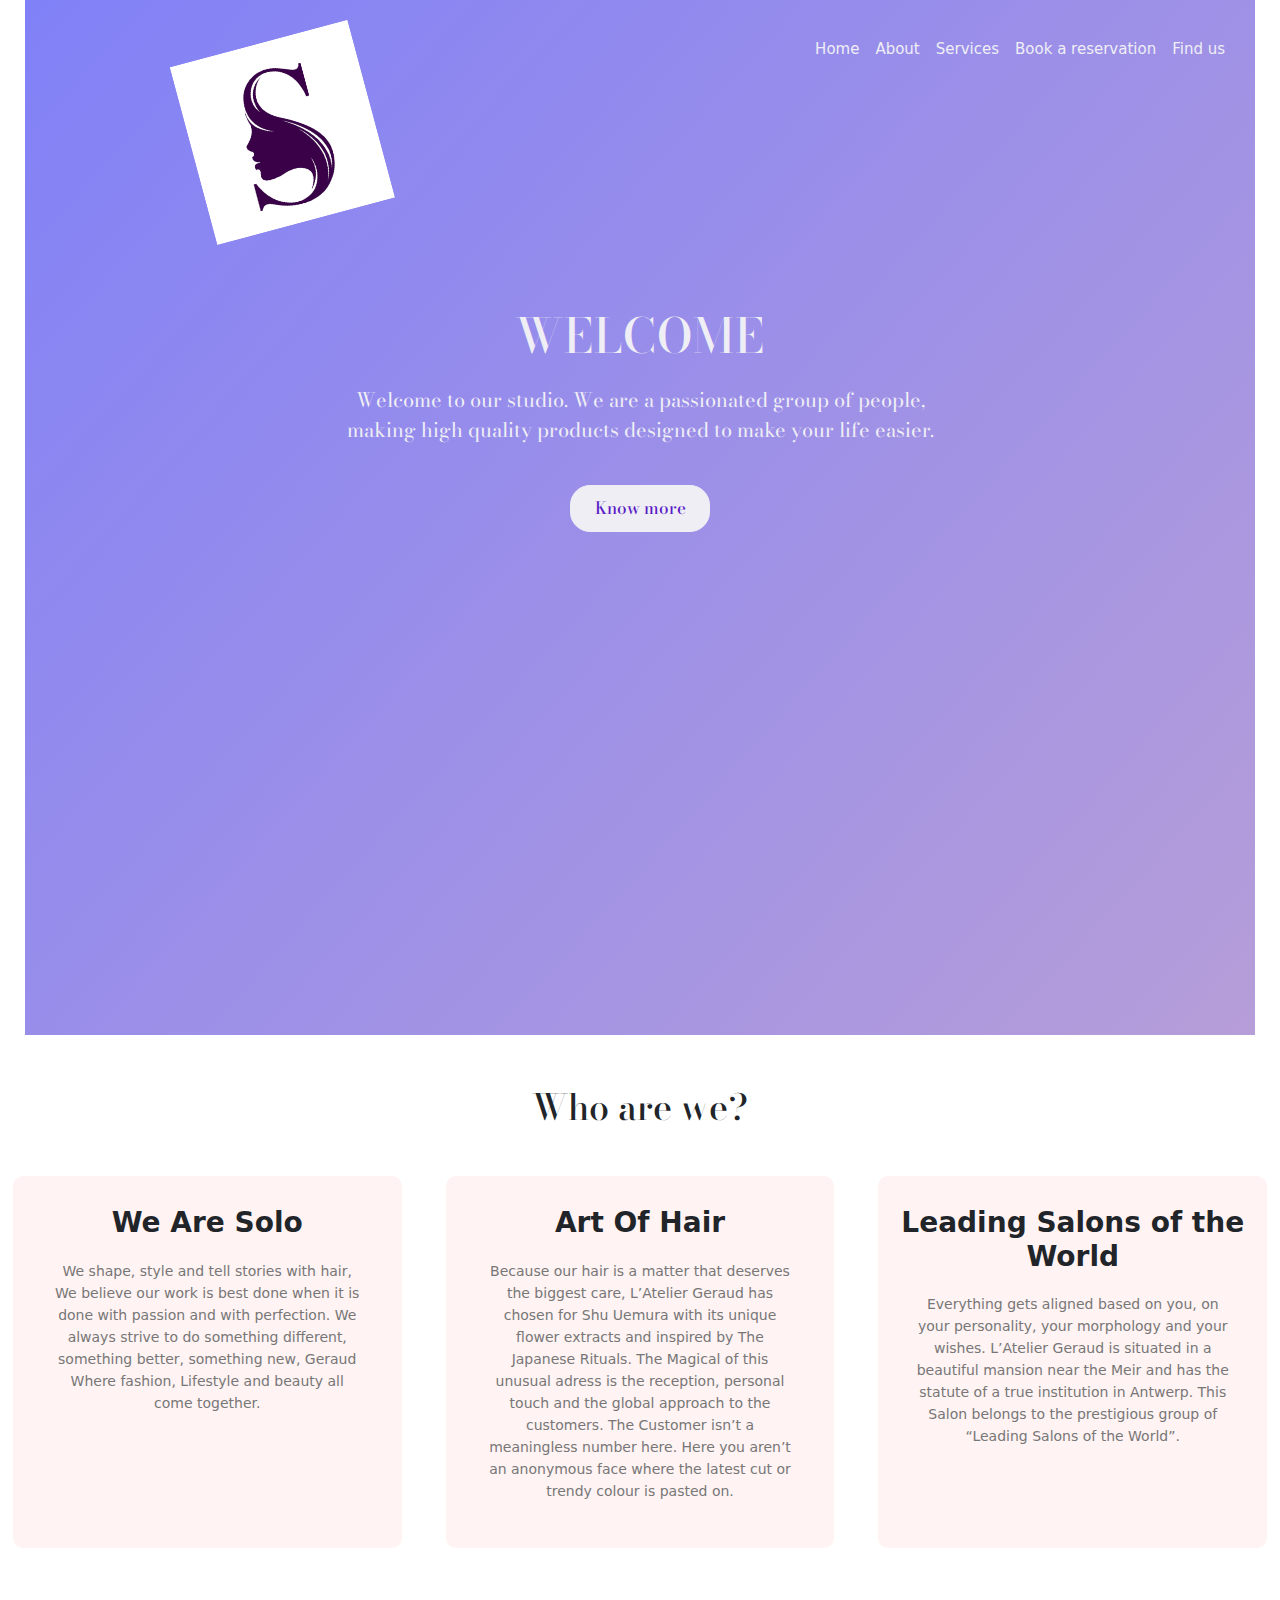
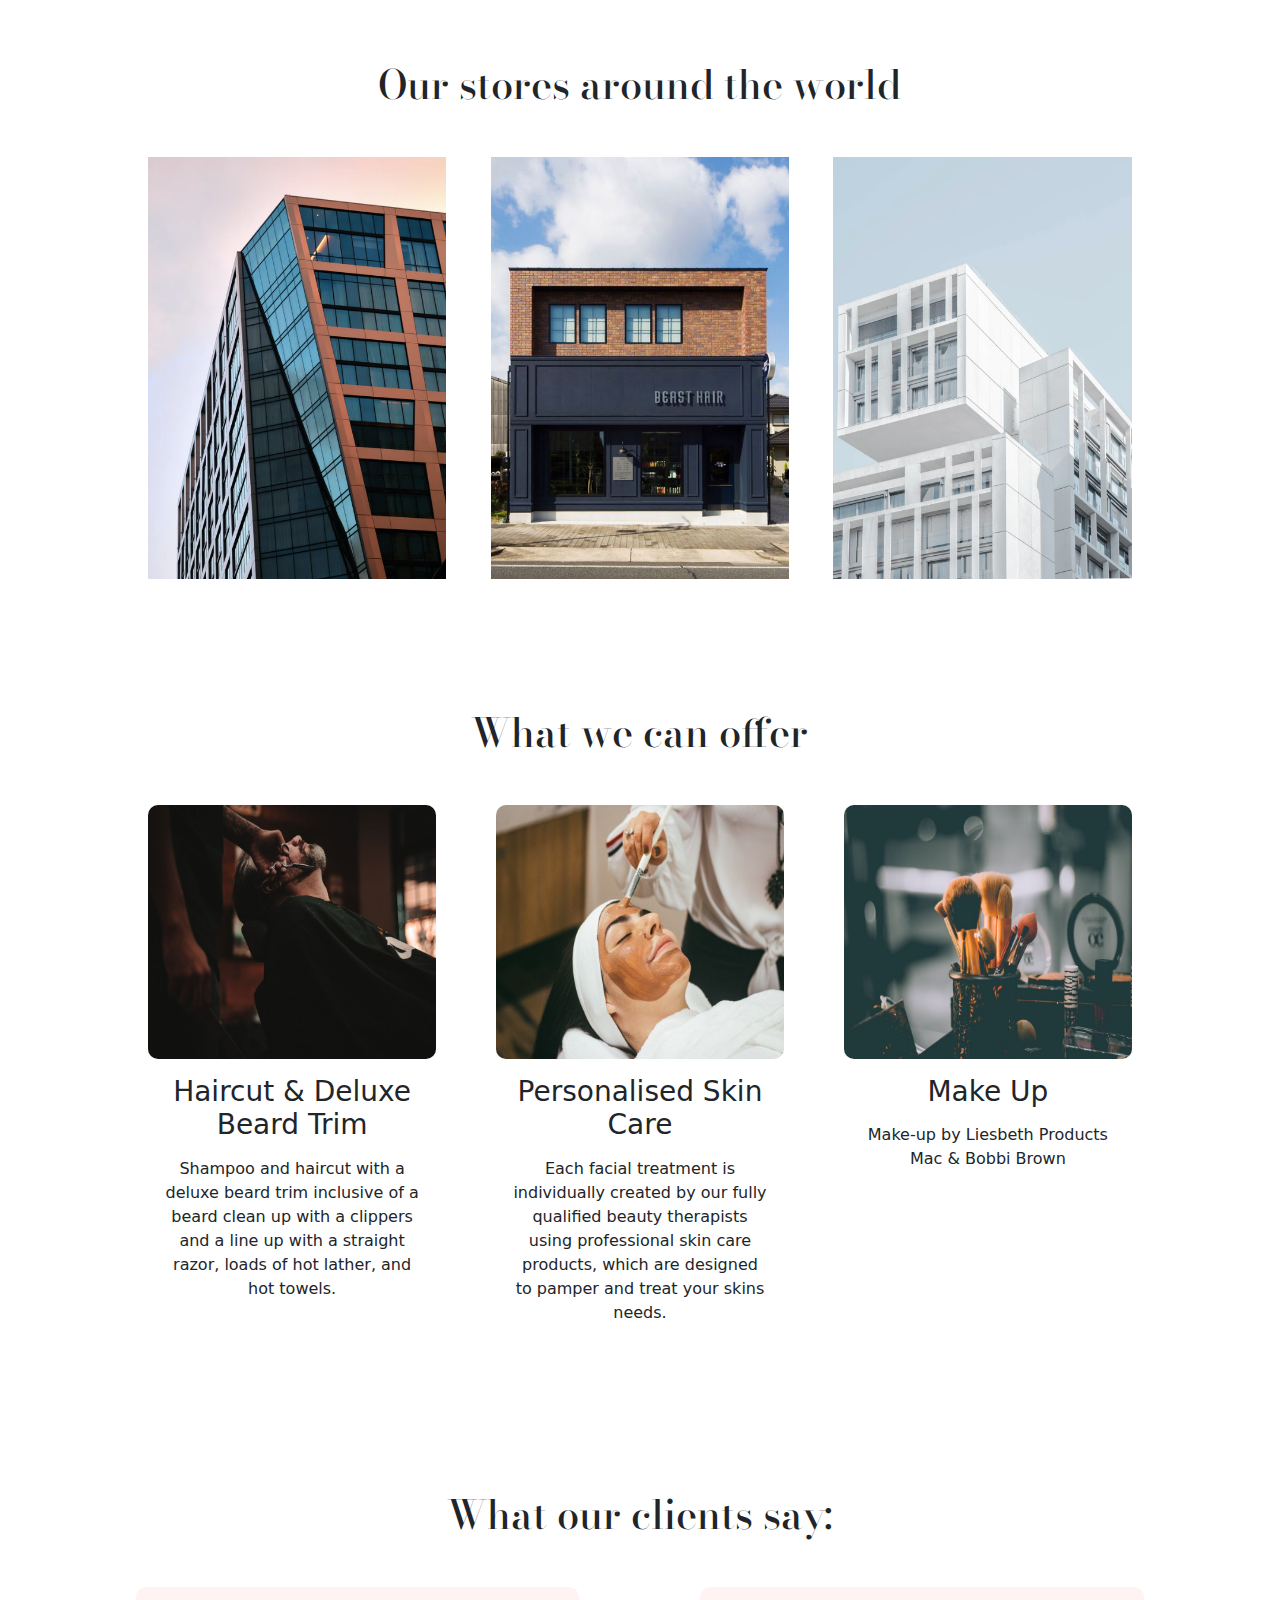
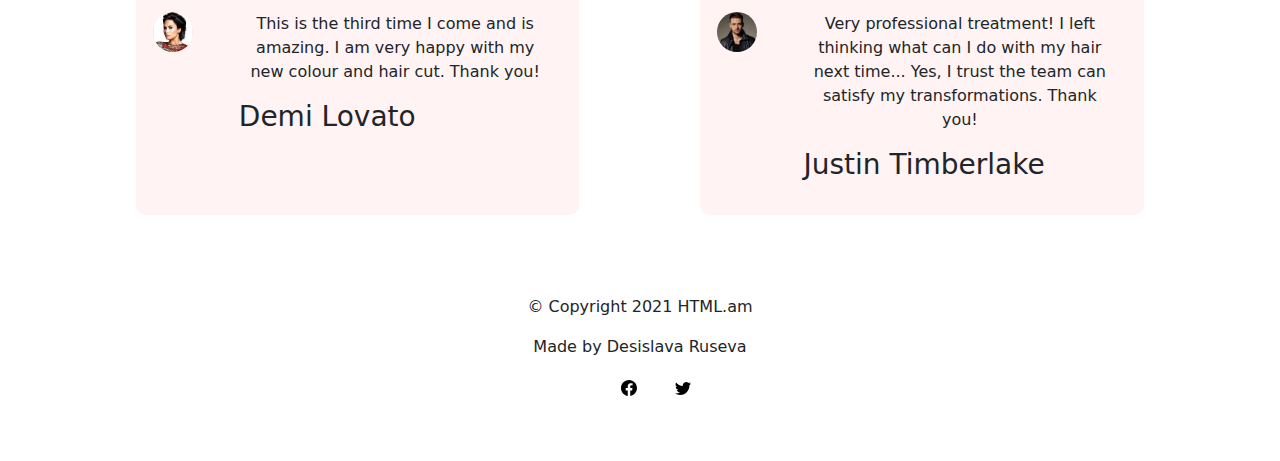
<file: index.html>
<!DOCTYPE html>
<html>
<head>
	<title>Beauty Salon</title>
  <meta charset="utf-8">
  <meta name="autor" content="Desislava Ruseva">
	<link rel="stylesheet" type="text/css" href="styles.css">
  <link rel="stylesheet" type="text/css" href="https://cdn.jsdelivr.net/npm/bootstrap@5.0.1/dist/css/bootstrap.min.css">

</head>
<body>
  <div id="wrapper">
	<!-- Background & animion & navbar & title -->
  <div class="container-fluid">
<!-- Background animtion-->
    <div class="background">
       <div class="cube"></div>
       <div class="cube"></div>
       <div class="cube"></div>
       <div class="cube"></div>
      <div class="cube"></div>
    </div>
<!-- header -->
   <header>
<!-- navbar -->
     <nav id="main-nav">
        <ul>
           <li><a href="index.html">Home</a></li>
            <li><a href="#introduction">About</a></li>
            <li><a href="#service">Services</a></li>
            <li><a href="book.html">Book a reservation</a></li>
            <li><a href="map.html">Find us</a></li>
         </ul>
       </nav>
<!-- logo -->
      <div class="logo"><img src="images/logo.png"></div>
<!-- title & content -->
      <section class="header-content">
         <h1>Welcome</h1>
        <p> Welcome to our studio. We are a passionated group of people,<br>
           making high quality products designed to make your life easier.</p>
        <a href="#introduction"><button>Know more</button></a>
      </section>
  </header>
  <main>
    <section id="introduction">
      <h1>Who are we?</h1>
      <div class="row" id="row-course">
    <div class="course-col">
    <h3>We Are  Solo </h3>
    <p>
        We shape, style and tell stories with hair,
        We believe our work is best done when it is done with passion and with perfection.
        We always strive to do something different, something better, something new,  Geraud Where fashion, Lifestyle and beauty all come together.</p>
      </div>
       <div class="course-col">
          <h3>Art Of Hair</h3>
            <p>
             Because our hair is a matter that deserves the biggest care, L’Atelier Geraud has chosen for Shu Uemura with its unique flower extracts and inspired by The Japanese Rituals.
              The Magical of this unusual adress is the reception, personal touch and the global approach to the customers. The Customer isn’t a meaningless number here. Here you aren’t an anonymous face where the latest cut or trendy colour is pasted on.</p>
      </div>
       <div class="course-col">
         <h3>Leading Salons of the World</h3>
          <p>
            Everything gets aligned based on you, on your personality, your morphology and your wishes.
           L’Atelier Geraud is situated in a beautiful mansion near the Meir and has the statute of a true institution in Antwerp. This Salon belongs to the prestigious group of “Leading Salons of the World”.</p>
      </div>
    </div>
      </section>
      <section id="stores">
            <h1>Our stores around the world</h1>
            <div class="row" >
                <div class="stores-col">
                    <img src="images/salonnewyork.png">
                    <div class="layer"><h3>New York</h3></div>
                </div>   
                 <div class="stores-col">
                    <img src="images/salonPlovdiv2.png">
                    <div class="layer"><h3>Plovdiv</h3></div>
                </div>
                 <div class="stores-col">
                    <img src="images/salonMadrid.png">
                    <div class="layer"><h3>Madrid</h3></div>
                </div>  
            </div>
      </section>
      <section id="service">
          <h1>What we can offer</h1>
          <div class="row" id="row-service">
            <div class="service-col">
              <img src="images/service1.jpg">
              <h3>Haircut & Deluxe Beard Trim</h3>
              <p>Shampoo and haircut with a deluxe beard trim inclusive of a beard clean up with a clippers and a line up with a straight razor, loads of hot lather, and hot towels.</p>
            </div>
            <div class="service-col">
              <img src="images/service2.jpg">
              <h3>Personalised Skin Care</h3>
              <p>Each facial treatment is individually created by our fully qualified beauty therapists using professional skin care products, which are designed to pamper and treat your skins needs.</p>
            </div>
            <div class="service-col">
              <img src="images/service3.jpg">
              <h3>Make Up </h3>
              <p> Make-up by Liesbeth
                  Products Mac & Bobbi Brown</p>
            </div>
          </div>
      </section>
      <section id="comments">
        <h1>What our clients say:</h1>
        <div class="row">
          <div class="comments-col">
            <img src="images/DemiLovato.jpg">
            <div><p>This is the third time I come and is amazing. I am very happy with my new colour and hair cut. Thank you!</p>
            <h3>Demi Lovato</h3></div>
          </div>
          <div class="comments-col">
            <img src="images/JustinTimberlake.jpg">
            <div><p>Very professional treatment! I left thinking what can I do with my hair next time... Yes, I trust the team can satisfy my transformations. Thank you!</p>
            <h3>Justin Timberlake</h3></div>
          </div>
        </div>
      </section>
  </main>
  <footer id="main-footer">
    <p>© Copyright 2021 HTML.am</p>
    <p>Made by Desislava Ruseva</p>
    <nav id="nav-Icons">
      <ul>
   <li><a href="https://www.facebook.com/theparlourhairsalon" target="_blank"> <button class="btnIcon"><P><svg xmlns="http://www.w3.org/2000/svg" width="16" height="16" fill="currentColor" class="bi bi-facebook" viewBox="0 0 16 16">
  <path d="M16 8.049c0-4.446-3.582-8.05-8-8.05C3.58 0-.002 3.603-.002 8.05c0 4.017 2.926 7.347 6.75 7.951v-5.625h-2.03V8.05H6.75V6.275c0-2.017 1.195-3.131 3.022-3.131.876 0 1.791.157 1.791.157v1.98h-1.009c-.993 0-1.303.621-1.303 1.258v1.51h2.218l-.354 2.326H9.25V16c3.824-.604 6.75-3.934 6.75-7.951z"/>
</svg></P></button class="btnIcon"></a></li>

<li><a href="https://twitter.com/theparlour_hair" target="_blank"> <button class="btnIcon"><P><svg xmlns="http://www.w3.org/2000/svg" width="16" height="16" fill="currentColor" class="bi bi-twitter" viewBox="0 0 16 16">
  <path d="M5.026 15c6.038 0 9.341-5.003 9.341-9.334 0-.14 0-.282-.006-.422A6.685 6.685 0 0 0 16 3.542a6.658 6.658 0 0 1-1.889.518 3.301 3.301 0 0 0 1.447-1.817 6.533 6.533 0 0 1-2.087.793A3.286 3.286 0 0 0 7.875 6.03a9.325 9.325 0 0 1-6.767-3.429 3.289 3.289 0 0 0 1.018 4.382A3.323 3.323 0 0 1 .64 6.575v.045a3.288 3.288 0 0 0 2.632 3.218 3.203 3.203 0 0 1-.865.115 3.23 3.23 0 0 1-.614-.057 3.283 3.283 0 0 0 3.067 2.277A6.588 6.588 0 0 1 .78 13.58a6.32 6.32 0 0 1-.78-.045A9.344 9.344 0 0 0 5.026 15z"/>
</svg></P></button></a><li>
</div>
    </div>
  </footer>
</div>
</body>
</html>
</file>
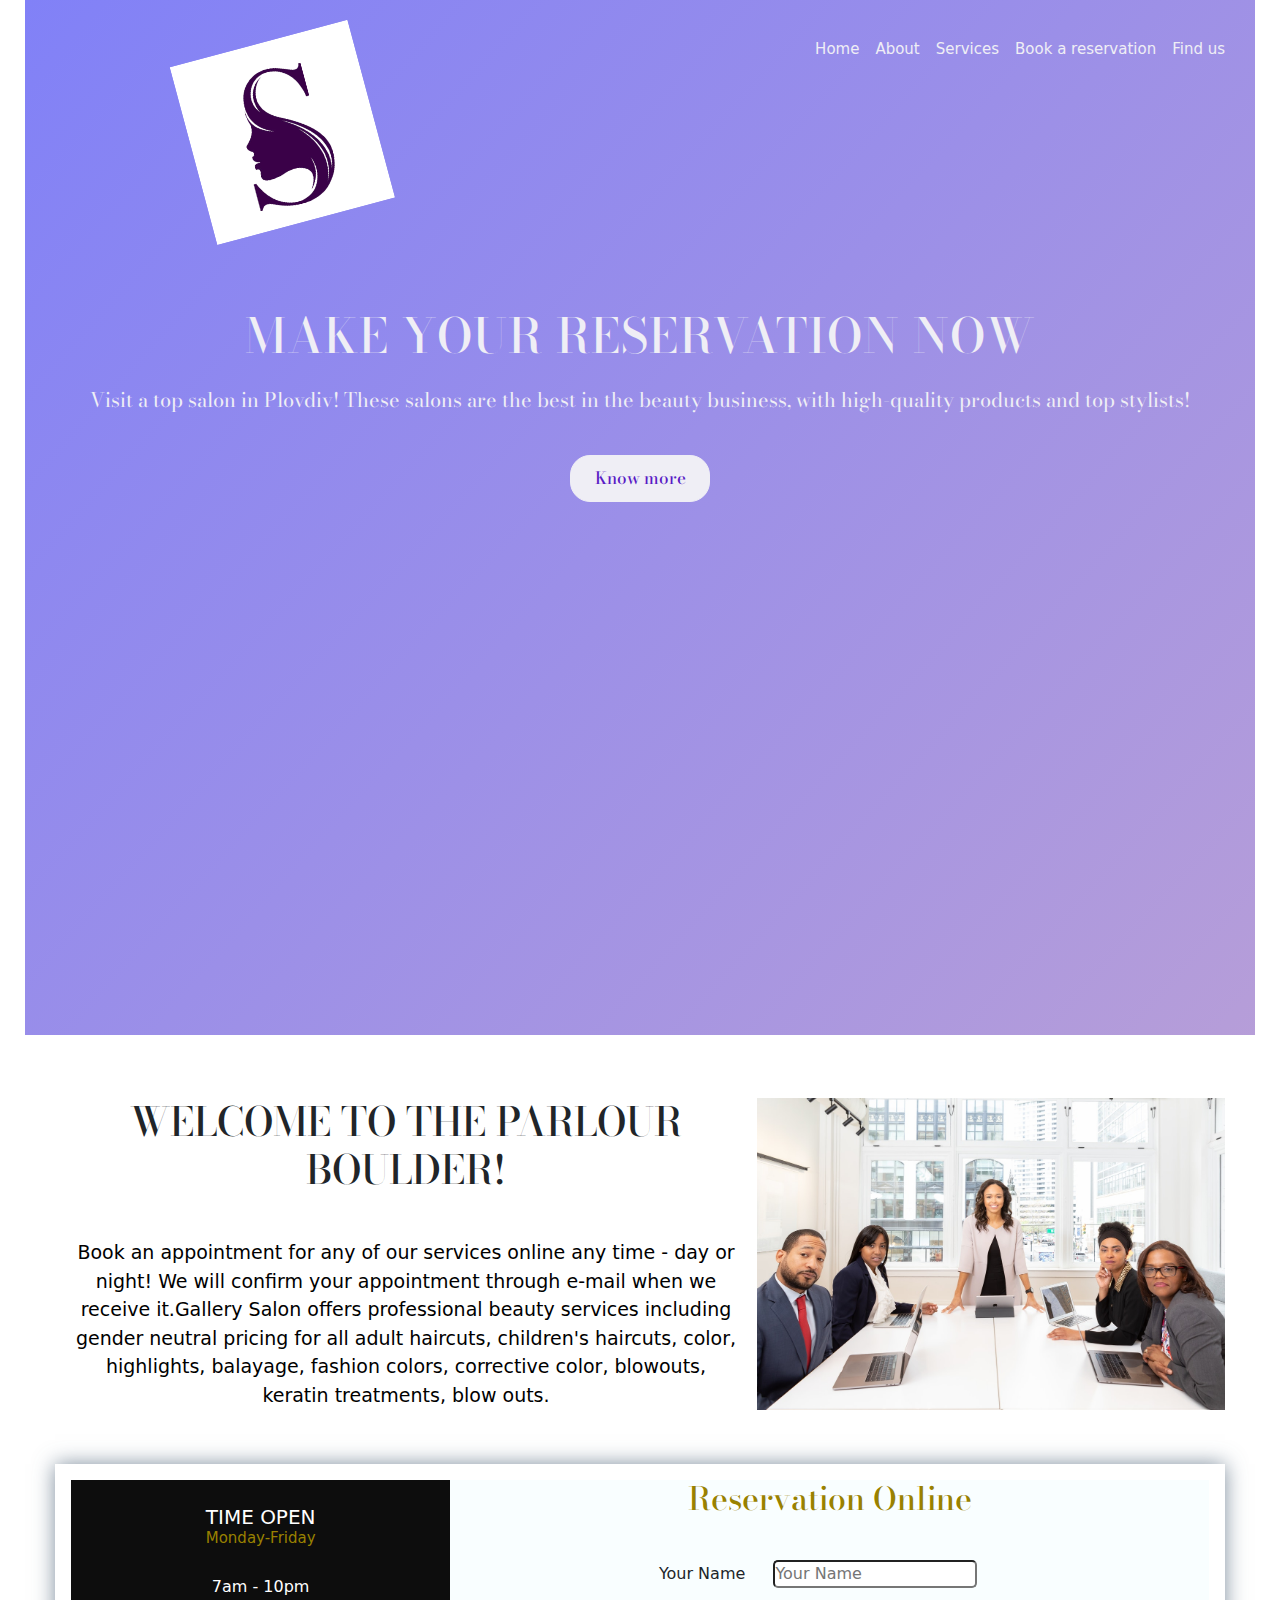
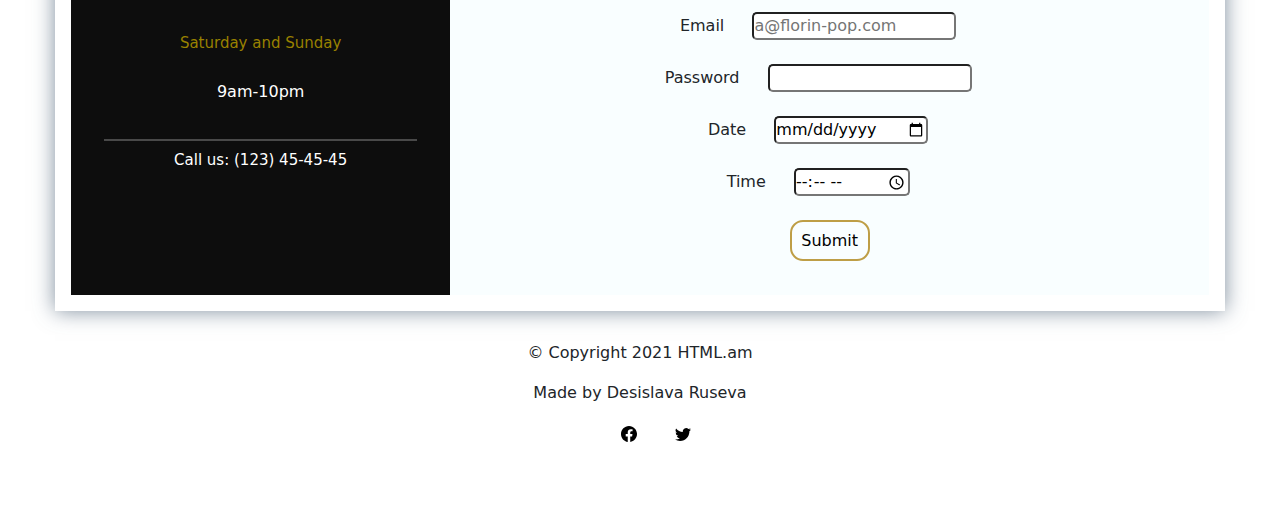
<file: book.html>
<!DOCTYPE html>
<html>
<head>
  <title>Beauty Salon</title>
  <meta charset="utf-8">
  <meta name="autor" content="Desislava Ruseva">
	<link rel="stylesheet" type="text/css" href="styles.css">
  <link rel="stylesheet" type="text/css" href="https://cdn.jsdelivr.net/npm/bootstrap@5.0.1/dist/css/bootstrap.min.css">
</head>
<body>
  <div id="wrapper">
	<!-- Background & animion & navbar & title -->
  <div class="container-fluid">
<!-- Background animtion-->
    <div class="background">
       <div class="cube"></div>
       <div class="cube"></div>
       <div class="cube"></div>
       <div class="cube"></div>
      <div class="cube"></div>
    </div>
<!-- header -->
   <header>
<!-- navbar -->
     <nav id="main-nav">
        <ul>
           <li><a href="index.html">Home</a></li>
            <li><a href="index.html#introduction">About</a></li>
            <li><a href="index.html#service">Services</a></li>
           <li><a href="book.html">Book a reservation</a></li>
            <li><a href="map.html">Find us</a></li>
         </ul>
       </nav>
<!-- logo -->
      <div class="logo"><img src="images/logo.png"></div>
<!-- title & content -->
      <section class="header-content">
         <h1>Make your reservation now</h1>
        <p> Visit a top salon in Plovdiv! These salons are the best in the beauty business, with high-quality products and top stylists!</p>
         <a href="#container-book"><button>Know more</button></a> 
      </section>
  </header>
  <main>
    <div id="container-columns">


<div class="row-col">
  <div class="asideLeft"  >
    <h1>WELCOME TO THE PARLOUR BOULDER!</h1>
    <p>
Book an appointment for any of our services online any time - day or night! We will confirm your appointment through e-mail when we receive it.Gallery Salon offers professional beauty services including gender neutral pricing for all adult haircuts, children's haircuts, color, highlights, balayage, fashion colors, corrective color, blowouts, keratin treatments, blow outs. </p>
  </div>
  <div class="asideRight" >
    <img src="images/about.jpg">
  </div>
</div>
</div>
    <div id="container-book">
      <div class="wrapper-form">
      <div id="container-time">
        <div id="outline">
        <h2 class="heading">Time open</h2>
        <h3 class="heading-days">Monday-Friday</h3>
        <p>7am - 10pm</p>

        <h3 >Saturday and Sunday</h3>
        <p>9am-10pm</p>
        <hr>
        <h4>Call us: (123) 45-45-45</h4>
      </div>
    </div>
      <div id="container-form">
        <h2 class="heading-yellow">Reservation Online</h2>
        <form action="#" id="form" onsubmit="return checkInputs()">
          
          
            <label>Your Name</label>
            <input type="text" id="name" placeholder="Your Name" required /><br><br>
            
            <label for="username">Email</label>
             <input type="email" placeholder="a@florin-pop.com" id="email" /><br><br>

             <label for="psw">Password</label>
             <input type="password" id="psw" name="psw" pattern="(?=.*\d)(?=.*[a-z])(?=.*[A-Z]).{8,}" title="Must contain at least one number and one uppercase and lowercase letter, and at least 8 or more characters" required><br><br>
             
             <label>Date</label>
            <input type="date" required><br><br>
          
             <label>Time</label>
            <input type="time" required><br><br>

          
          <button class="btnSubmit">Submit</button>
        </form>
      </div>
      </div>

  </main>
 <footer id="main-footer">
    <p>© Copyright 2021 HTML.am</p>
    <p>Made by Desislava Ruseva</p>
    <nav id="nav-Icons">
      <ul>
   <li><a href="https://www.facebook.com/theparlourhairsalon" target="_blank"> <button class="btnIcon"><P><svg xmlns="http://www.w3.org/2000/svg" width="16" height="16" fill="currentColor" class="bi bi-facebook" viewBox="0 0 16 16">
  <path d="M16 8.049c0-4.446-3.582-8.05-8-8.05C3.58 0-.002 3.603-.002 8.05c0 4.017 2.926 7.347 6.75 7.951v-5.625h-2.03V8.05H6.75V6.275c0-2.017 1.195-3.131 3.022-3.131.876 0 1.791.157 1.791.157v1.98h-1.009c-.993 0-1.303.621-1.303 1.258v1.51h2.218l-.354 2.326H9.25V16c3.824-.604 6.75-3.934 6.75-7.951z"/>
</svg></P></button class="btnIcon"></a></li>

<li><a href="https://twitter.com/theparlour_hair" target="_blank"> <button class="btnIcon"><P><svg xmlns="http://www.w3.org/2000/svg" width="16" height="16" fill="currentColor" class="bi bi-twitter" viewBox="0 0 16 16">
  <path d="M5.026 15c6.038 0 9.341-5.003 9.341-9.334 0-.14 0-.282-.006-.422A6.685 6.685 0 0 0 16 3.542a6.658 6.658 0 0 1-1.889.518 3.301 3.301 0 0 0 1.447-1.817 6.533 6.533 0 0 1-2.087.793A3.286 3.286 0 0 0 7.875 6.03a9.325 9.325 0 0 1-6.767-3.429 3.289 3.289 0 0 0 1.018 4.382A3.323 3.323 0 0 1 .64 6.575v.045a3.288 3.288 0 0 0 2.632 3.218 3.203 3.203 0 0 1-.865.115 3.23 3.23 0 0 1-.614-.057 3.283 3.283 0 0 0 3.067 2.277A6.588 6.588 0 0 1 .78 13.58a6.32 6.32 0 0 1-.78-.045A9.344 9.344 0 0 0 5.026 15z"/>
</svg></P></button></a><li>
</div>
    </div>
  </footer>
  <script>
   const form = document.getElementById('form');
const email = document.getElementById('email');
const name = document.getElementById('email');
form.addEventListener('btnSubmit', e => {
  e.preventDefault();
  
  checkInputs();
});

function checkInputs() {
  // trim to remove the whitespaces
  const emailValue = email.value.trim();
  const nameValue = name.value.trim();
  
  if(emailValue == '' || nameValue=='') {
    alert("Please fill the fields!");
  } else if (!isEmail(emailValue)) {
    alert('Not a valid email');
  } else {
    alert("Congratilation!You just book your reservation!");
  }

}
  
function isEmail(email) {
  return /^(([^<>()\[\]\\.,;:\s@"]+(\.[^<>()\[\]\\.,;:\s@"]+)*)|(".+"))@((\[[0-9]{1,3}\.[0-9]{1,3}\.[0-9]{1,3}\.[0-9]{1,3}])|(([a-zA-Z\-0-9]+\.)+[a-zA-Z]{2,}))$/.test(email);
}
var myInput = document.getElementById("psw");
myInput.onkeyup = function() {
  // Validate lowercase letters
  var lowerCaseLetters = /[a-z]/g;
  if(myInput.value.match(lowerCaseLetters)) {  
    letter.classList.remove("invalid");
    letter.classList.add("valid");
  } else {
    letter.classList.remove("valid");
    letter.classList.add("invalid");
    alert('Not a valid password');
  }
  
  // Validate capital letters
  var upperCaseLetters = /[A-Z]/g;
  if(myInput.value.match(upperCaseLetters)) {  
    capital.classList.remove("invalid");
    capital.classList.add("valid");
  } else {
    capital.classList.remove("valid");
    capital.classList.add("invalid");
    alert('Not a valid password');
  }

  // Validate numbers
  var numbers = /[0-9]/g;
  if(myInput.value.match(numbers)) {  
    number.classList.remove("invalid");
    number.classList.add("valid");
  } else {
    number.classList.remove("valid");
    number.classList.add("invalid");
    alert('Not a valid password');
  }
  
  // Validate length
  if(myInput.value.length >= 8) {
    length.classList.remove("invalid");
    length.classList.add("valid");
  } else {
    length.classList.remove("valid");
    length.classList.add("invalid");
    alert('Not a valid password');
  }
}

  </script>
</div>
</body>
</html>
</file>
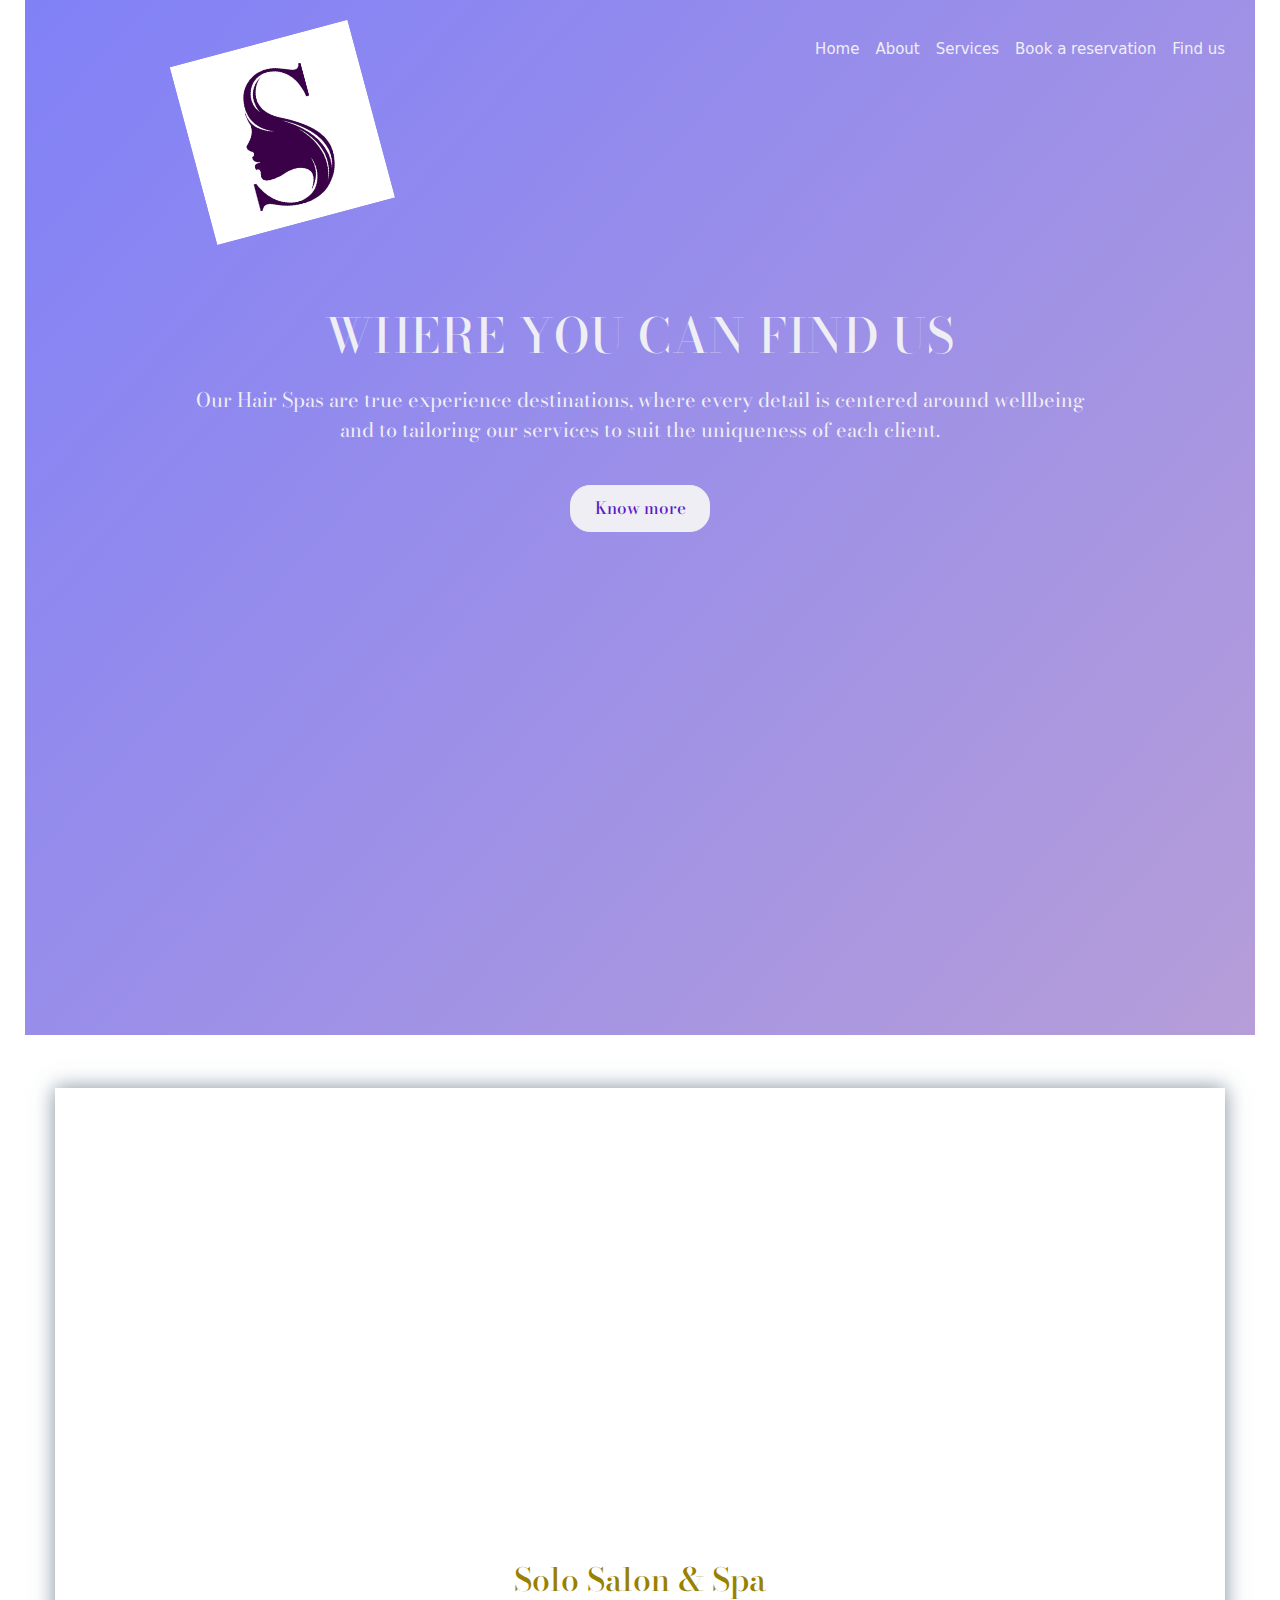
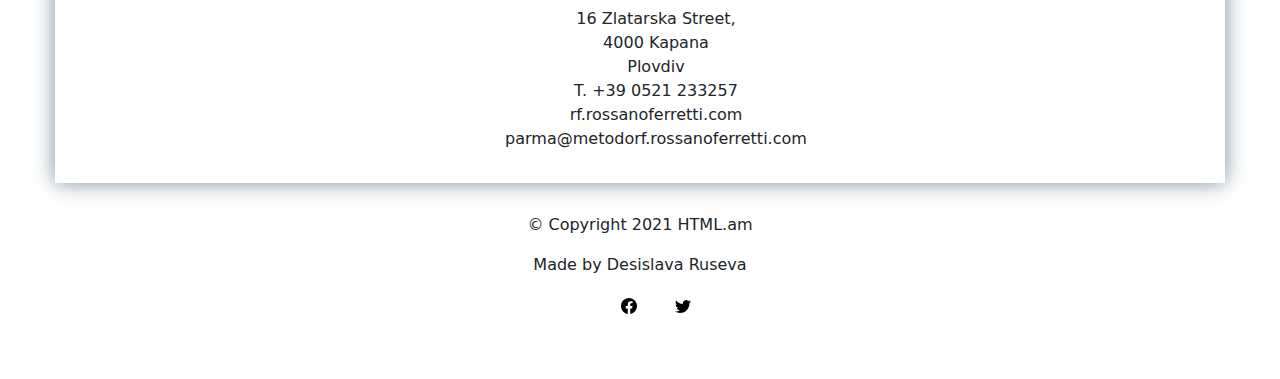
<file: map.html>
<!DOCTYPE html>
<html>
<head>
	<title>Beauty Salon</title>
  <meta charset="utf-8">
  <meta name="autor" content="Desislava Ruseva">
	<link rel="stylesheet" type="text/css" href="styles.css">
  <link rel="stylesheet" type="text/css" href="https://cdn.jsdelivr.net/npm/bootstrap@5.0.1/dist/css/bootstrap.min.css">
</head>
<body>
  <div id="wrapper">
	<!-- Background & animion & navbar & title -->
  <div class="container-fluid">
<!-- Background animtion-->
    <div class="background">
       <div class="cube"></div>
       <div class="cube"></div>
       <div class="cube"></div>
       <div class="cube"></div>
      <div class="cube"></div>
    </div>
<!-- header -->
   <header>
<!-- navbar -->
     <nav id="main-nav">
        <ul>
           <li><a href="index.html">Home</a></li>
            <li><a href="index.html#introduction">About</a></li>
            <li><a href="index.html#service">Services</a></li>
            <li><a href="book.html">Book a reservation</a></li>
            <li><a href="#">Find us</a></li>
         </ul>
       </nav>
<!-- logo -->
      <div class="logo"><img src="images/logo.png"></div>
<!-- title & content -->
      <section class="header-content">
         <h1>Where you can find us</h1>
        <p>  Our Hair Spas are true experience destinations, where every detail is centered around wellbeing<br> and to tailoring our services to suit the uniqueness of each client.</p>
        <a href="#container-white"><button>Know more</button></a>
      </section>
  </header>
  <main>
     <div id="container-white">
       
          <div id="container-map">
    <iframe id="googlemap" src="https://www.google.com/maps/embed?pb=!1m18!1m12!1m3!1d739.5146870834509!2d24.74879231874645!3d42.14902963648365!2m3!1f0!2f0!3f0!3m2!1i1024!2i768!4f13.1!3m3!1m2!1s0x0%3A0x899da1ce2dda1b14!2sProNails%20Premium%20Salon%20%26%20Shop%20%E2%80%9CSelena%20Es%E2%80%9D!5e0!3m2!1sbg!2sbg!4v1622839848803!5m2!1sbg!2sbg" width="600" height="450" style="border:0;" allowfullscreen="" loading="lazy"></iframe>
    <map>
    </div>
      <div id="container-adress">
        <h2 class="heading-yellow">  Solo Salon & Spa</h2>
        <ul>
        <li>16 Zlatarska Street, </li>
        <li>4000 Kapana</li>
        <li>Plovdiv</li>
        <li>T. +39 0521 233257</li>
        <li>rf.rossanoferretti.com</li>
        <li>parma@metodorf.rossanoferretti.com</li>
      </ul>
      </div>
  
</div>
  </main>
  <footer id="main-footer">
    <p>© Copyright 2021 HTML.am</p>
    <p>Made by Desislava Ruseva</p>
    <nav id="nav-Icons">
      <ul>
   <li><a href="https://www.facebook.com/theparlourhairsalon" target="_blank"> <button class="btnIcon"><P><svg xmlns="http://www.w3.org/2000/svg" width="16" height="16" fill="currentColor" class="bi bi-facebook" viewBox="0 0 16 16">
  <path d="M16 8.049c0-4.446-3.582-8.05-8-8.05C3.58 0-.002 3.603-.002 8.05c0 4.017 2.926 7.347 6.75 7.951v-5.625h-2.03V8.05H6.75V6.275c0-2.017 1.195-3.131 3.022-3.131.876 0 1.791.157 1.791.157v1.98h-1.009c-.993 0-1.303.621-1.303 1.258v1.51h2.218l-.354 2.326H9.25V16c3.824-.604 6.75-3.934 6.75-7.951z"/>
</svg></P></button class="btnIcon"></a></li>

<li><a href="https://twitter.com/theparlour_hair" target="_blank"> <button class="btnIcon"><P><svg xmlns="http://www.w3.org/2000/svg" width="16" height="16" fill="currentColor" class="bi bi-twitter" viewBox="0 0 16 16">
  <path d="M5.026 15c6.038 0 9.341-5.003 9.341-9.334 0-.14 0-.282-.006-.422A6.685 6.685 0 0 0 16 3.542a6.658 6.658 0 0 1-1.889.518 3.301 3.301 0 0 0 1.447-1.817 6.533 6.533 0 0 1-2.087.793A3.286 3.286 0 0 0 7.875 6.03a9.325 9.325 0 0 1-6.767-3.429 3.289 3.289 0 0 0 1.018 4.382A3.323 3.323 0 0 1 .64 6.575v.045a3.288 3.288 0 0 0 2.632 3.218 3.203 3.203 0 0 1-.865.115 3.23 3.23 0 0 1-.614-.057 3.283 3.283 0 0 0 3.067 2.277A6.588 6.588 0 0 1 .78 13.58a6.32 6.32 0 0 1-.78-.045A9.344 9.344 0 0 0 5.026 15z"/>
</svg></P></button></a><li>
</div>
    </div>
  </footer>
</div>
</body>
</html>
</file>
<file: styles.css>
@import url('https://fonts.googleapis.com/css2?family=Bodoni+Moda:wght@500&display=swap');
@import url('https://fonts.googleapis.com/css2?family=Bodoni+Moda:wght@500&family=Crimson+Text&display=swap');
*{
  margin: 0;
  padding: 0;
}
#wrapper{
  width: 98%;
  margin:0 auto;
}
 h1{
    font-family: 'Bodoni Moda', serif;
  }
body {
  font-family: 'Josefin Sans', sans-serif;
  box-sizing: border-box;
}
.container-fluid{
  height: 100%;
  margin: 0;
  padding: 0;
  width: 100%;
  background: #FFF;
}
/* ============= Animation background ========= */
.background {
  background: linear-gradient(132deg, #8181F7, #EBBABA, #212335);
  background-size: 400% 400%;
  animation: Gradient 15s ease infinite;
  position: relative;
  height: 100vh;
  width: 100%;
  overflow: hidden;
  padding:0;
  margin:0px;
}
.cube {
  position: absolute;
  top: 80vh;
  left: 45vw;
  width: 10px;
  height: 10px;
  border: solid 1px #D7D4E4;
  transform-origin: top left;
  transform: scale(0) rotate(0deg) translate(-50%, -50%);
  animation: cube 12s ease-in forwards infinite;
}
.cube:nth-child(2n) {
  border-color: #FFF ;
}
.cube:nth-child(2) {
  animation-delay: 2s;
  left: 25vw;
  top: 40vh;
}
.cube:nth-child(3) {
  animation-delay: 4s;
  left: 75vw;
  top: 50vh;
}
.cube:nth-child(4) {
  animation-delay: 6s;
  left: 90vw;
  top: 10vh;
}
.cube:nth-child(5) {
  animation-delay: 8s;
  left: 10vw;
  top: 85vh;
}
.cube:nth-child(6) {
  animation-delay: 10s;
  left: 50vw;
  top: 10vh;
}

/* ================= Header ============ */
header{
  position: absolute;
  top:0%;
  left: 0%;
  width:100%;
  margin: 0;
  padding: 0;
}
/* navbar */
#main-nav{
  color: #FFF;
  float: right;
  margin:30px 90px;
}
#main-nav ul{
  list-style: none;
}
#main-nav ul li {
  float: left;
  transition: .3s;
}
#main-nav ul li a{
  text-decoration: none;
  color: #EFEEF5;
  transition: 0.5;
  font-size: 15px;
  margin-left:16px;
}
#main-nav ul li:hover a{
  text-decoration: none;
  color: #591BC5;;
}
#main-nav ul li:hover{
  height: 55px;
  padding-top: 20px;
  margin-top: -20px;
 background: #EFEEF5;
  text-decoration: none;
  transform: skew(15deg);
}
/* Logo */
.logo{

  margin: 40px 63px;
  float: left;
  transform: rotate(-15deg);
}

.logo img{
  width:30%;
  background:white;
}
/* Header content & title & button*/
.header-content{
  margin-top:25%;
  text-align: center;
  color:  #EFEEF5;
  font-family: 'Bodoni Moda', serif;
}
.header-content h1{
  text-transform: uppercase;
  font-size: 3em;
  letter-spacing: 1px;
}
.header-content p {
  font-size: 20px;
  line-height: 1.5;
  margin: 20px auto;
}
.header-content button{
  width: 140px;
  margin:20px 10px;
  color: #591BC5;
  font-size: 17px;
  border:1px solid #EFEEF5;
  font-weight: 500;
  background: #EFEEF5;
  border-radius: 20px;
  padding: 10px;
  cursor:pointer;
  transition: .3s;
}
.header-content button:hover{
  border-radius: 0;
}
/* Animate Background*/
@keyframes Gradient {
  0% {
    background-position: 0% 50%;
  }
  50% {
    background-position: 100% 50%;
  }
  100% {
    background-position: 0% 50%;
  }
}
@keyframes cube {
  from {
    transform: scale(0) rotate(0deg) translate(-50%, -50%);
    opacity: 1;
  }
  to {
    transform: scale(20) rotate(960deg) translate(-50%, -50%);
    opacity: 0;
  }
}

.header-content p {
    margin: 20px;
}
.header-content {

    position: relative;
    top: -13px;
}
.logo {
    position: relative;
    top: -55px;
    left: 120px;
}
.background {
    height: 115vh;
}
#main-nav {
    margin: 51px 55px 10px 10px;
    position: relative;
    top: -14px;
    padding-bottom: 40px;
}
}
/*--------------------------MAIN------------------  */

#introduction{
  width: 80%;
  margin: auto;
  text-align: center;
  padding-top: 100px;
}
#introduction h1{
  font-size: 36px;
  text-align: center;
  padding-bottom: 40px;
  padding-top: 50px;
  /*font-weight: 600px;*/
}
#introduction h3{
  text-align: center;
  font-weight: 600;
  margin: 10px 0;
}

.course-col p{
  color: #777;
  font-size: 14px;
  font-weight: 300px;
  line-height: 22px;
  padding: 10px
}
.row{
  margin-top: 5%;
  display: flex;
  justify-content: space-between;
}
.course-col{
  flex-basis: 31%;
  background: #fff3f3;
  border-radius: 10px;
  margin-bottom: 5%;
  padding: 20px 12px;
  box-sizing: border-box;

}
.course-col:hover{
  box-shadow: 0 0 20px 0 rgba(0,0,0,0.2)
}


#stores{
  width: 80%;
  margin: auto;
  text-align: center;
  padding-top: 50px;

}
#stores h1{
  padding-bottom: 40px;
}
.stores-col{
  flex-basis: 32%;
  border-radius: 10px;
  margin-bottom: 30px;
  position: relative;
  overflow: hidden;
}
#stores img{
  width: 100%;
}
.layer{
  background: transparent;
  height: 100%;
  width: 100%;
  position: absolute;
  top: 0;
  left: 0;
  transition: 0.5s;
}
.layer:hover{
  background-color
  : rgba(255, 153, 153,0.7);
}
.layer h3{
  width: 100%;
  font-weight: 500;
  color: #fff;
  font-size: 26px;
  bottom: 0;
  left: 50%;
  transform: translateX(-50%);
  position: absolute;
  opacity: 0;
  transition: 0.5s;
}
.layer:hover h3{
  bottom: 49%;
  opacity: 1;

}

#service{
  width: 80%;
  margin: auto;
  text-align: center;
  padding-top: 100px;
}
#service h1{
  padding-bottom: 40px;
}
.service-col{
  flex-basis: 31%;
  border-radius: 10px;
  margin-bottom: 5%;
  text-align: left;
}
.service-col img{
  width: 100%;
  border-radius: 10px;
}
.service-col p {
  padding: 0;
}
.service-col h3{
  margin-top: 16px;
  margin-bottom: 15px;
  text-align: center;
}
/*-------COMMENTS--------- */
#comments{
  width: 80%;
  margin: auto;
  padding-top: 100px;
  text-align: center;
}
#comments h1{
  padding-bottom: 40px;
}
.comments-col{
  flex-basis: 44%;
  border-radius: 10px;
  margin-bottom: 5%;
  text-align: left;
  background: #fff3f3;
  padding: 25px;
  cursor: pointer;
  display: flex;
}
.comments-col img{
  height: 40px;
  margin-left: 5px;
  margin-right: 30px;
  border-radius: 50%;
}
.comments-col p{
  padding: 0;
}
.comments-col h3{
  margin-top: 15px;
  text-align: left;
} 

/*========================FOOTER================== */
#main-footer{
  width: 100%;
  text-align: center;
  padding: 30px 0;
}
.btnIcon{
  background-color: transparent;
    border: none;
}
#nav-Icons li{
  display: inline;
}

/*=================BOOKING RESERVATION============================= */
#container-book{
  max-width: 1170px;
  margin-left: auto;
  margin-right: auto;
  padding: 1em;
  box-shadow: 0 0 20px 0 rgba(72,94,116,0.7);
  margin-top: 53px;
  padding: 1em;
}
#outline{
  padding: 25px 0 25px 0;
}
#container-time{
  background-color: rgba(0,0,0, .95);
  text-align: center;
  vertical-align: middle;
    line-height: 63px;
}
#container-time h2,h3,p{
  text-align: center;
  margin: 0 1rem 0;
}
#container-time hr{
  border:1px solid white;
      margin: 10px 33px 10px 33px;
}
.heading{
  font-size: 20px;
  text-transform: uppercase;
  color: white;
}
.heading-yellow{
  color: #998100;
  text-align: center;
}
#container-time h3{
  color:#998100;
  font-size: 15px;
}
#container-time h4{
  font-size: 15px;
  color: #fff;
}
#container-time p{
  color: #fff;
}
#container-form{
  background: #f9feff;
  text-align: center;
}
form{
  padding: 34px 0 34px 0;
}
form p{
  margin: 0;
}
input {
    border-radius: 5px;
}
label{
  position: relative;
  right: 23px;
}
.btnSubmit  {
height: 41px;
    width: 80px;
    border: 2px solid  hsl(44deg 48% 51%);
    border-radius: 13px;
    background: none;
    color: black;
}

.btnSubmit:hover {
    background: hsl(44deg 48% 51%);
    border: 2px solid hsl(44deg 48% 51%);
    cursor: pointer;
    color: #fff;
}

/*================MAP==================== */
#container-white{
  max-width: 1170px;
  margin-left: auto;
  margin-right: auto;
  padding: 1em;
  box-shadow: 0 0 20px 0 rgba(72,94,116,0.7);
  margin-top: 53px;
  padding: 1em;
}
#googlemap{
  width: 100%;
}
.heading-yellow{
  color: #998100;
  text-align: center;
  font-family: 'Bodoni Moda', serif;
}
#container-form{
  background: #f9feff;
  text-align: center;
}
#container-adress ul{
  text-align: center; 
  list-style-type:none;
}

#container-columns{
  box-sizing: border-box;
  padding-top: 63px;
}
/* Create two equal columns that floats next to each other */
.asideLeft{
  float: left;
      height: 313px;
  width: 60%;
  background-color:none;

}
.asideLeft h1{
  text-align: center;
}
.asideLeft p{
        font-size: 21px;
    color: black;
    padding-top: 36px;
}
.asideRight{
  float: left;
  width: 40%;
  background-color:#bbb;
}
.row-col{
  max-width: 1170px;
    margin-left: auto;
    margin-right: auto;
}
.row-col img{
  width: 100%;
}
/* Clear floats after the columns */
.row-col:after {
  content: "";
  display: table;
  clear: both;
}



/*----------------RESPONSIVE--------------------------- */
/*======for header===== */
@media(max-width: 768px){
  .logo{
  /*margin: none;*/
      width: 268px;
    padding-left: 22px;
    height: 30px;
    float: left;
    transform: none;
}
/*------------RESPONSIVE->index.html-main-comments--------------------  */
@media(max-width: 768px){
      .comments-col img{
      margin-right: 0px;
      border-radius: 15%;
    }
}
/*-----------------------BOOK.HTML-----------------*/
@media(min-width: 768px){
  .wrapper-form{
    display: grid;
    grid-template-columns: 1fr 2fr;
  }
}
/*-------- RESPONSIVE----------*/
@media(max-width: 768px){
  .row{
    flex-direction: column;
  }
}
/* Responsive layout - makes the two 
columns stack on top of each 
other instead of next to each other-> book.html */
@media screen and (max-width: 768px) {
  .asideLeft,.asideRight {
    width: 100%;
  }
  
  .asideLeft{
    margin-bottom: 14px;
  }
  .asideLeft p{
        font-size: 19px;
   padding-top: 8px;
}
  }
}
/*-------------MAP.HTML----------------*/
@media(min-width: 700px){
  .wrapper-form{
    display: grid;
    grid-template-columns: 1fr 2fr;
  }
}

@media only screen and (min-width: 992px){
  .asideLeft p {
    font-size: 21px;
    color: pink;
    padding-top: none;
}
}
@media only screen and (min-width: 769px){
.asideLeft p {
    font-size: 19px;
    color: black;
}
@media only screen and (max-width: 1234px){
  .logo {
    position: relative;
    top: 145px;
    left: 332px;
    width: 33%;
    float: none;
    transform: none;
}
}
@media only screen and (max-width: 889px){
  #row-course, #row-service{
display: inherit;
  }
}
</file>
